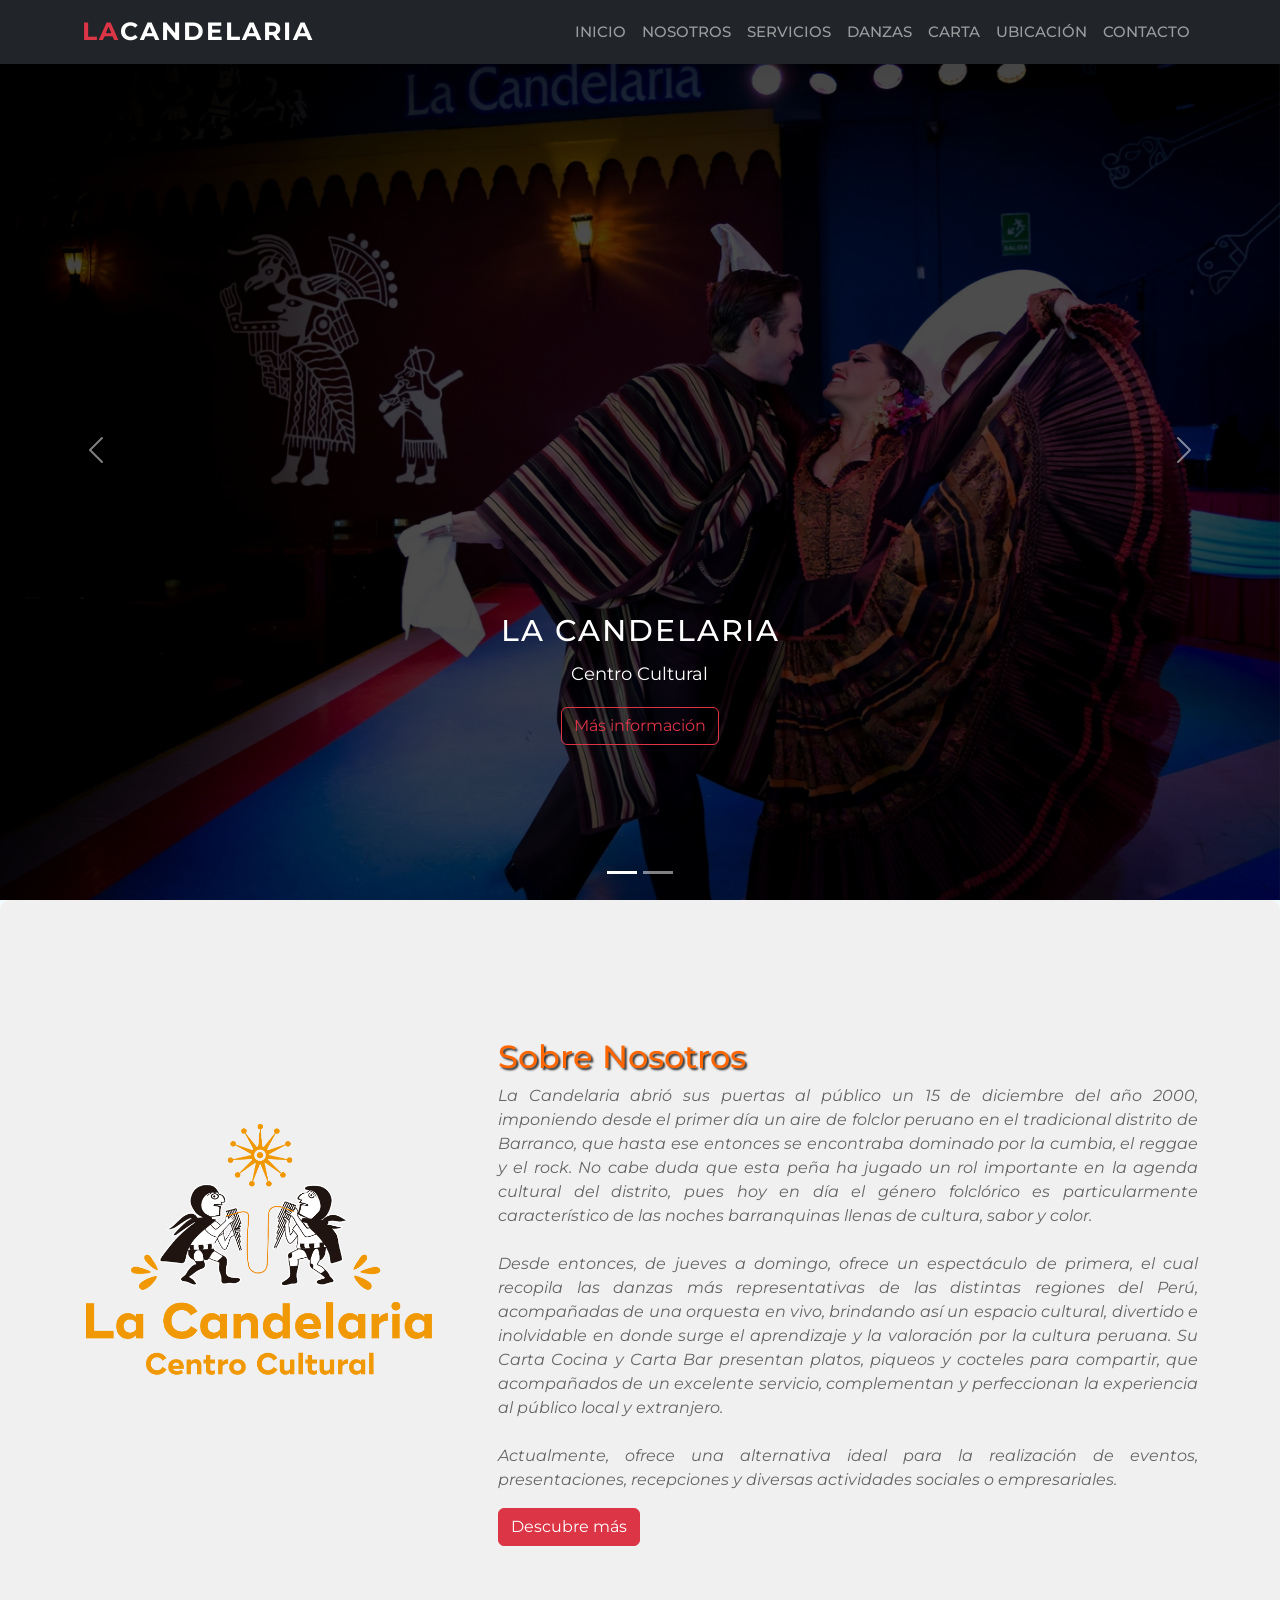
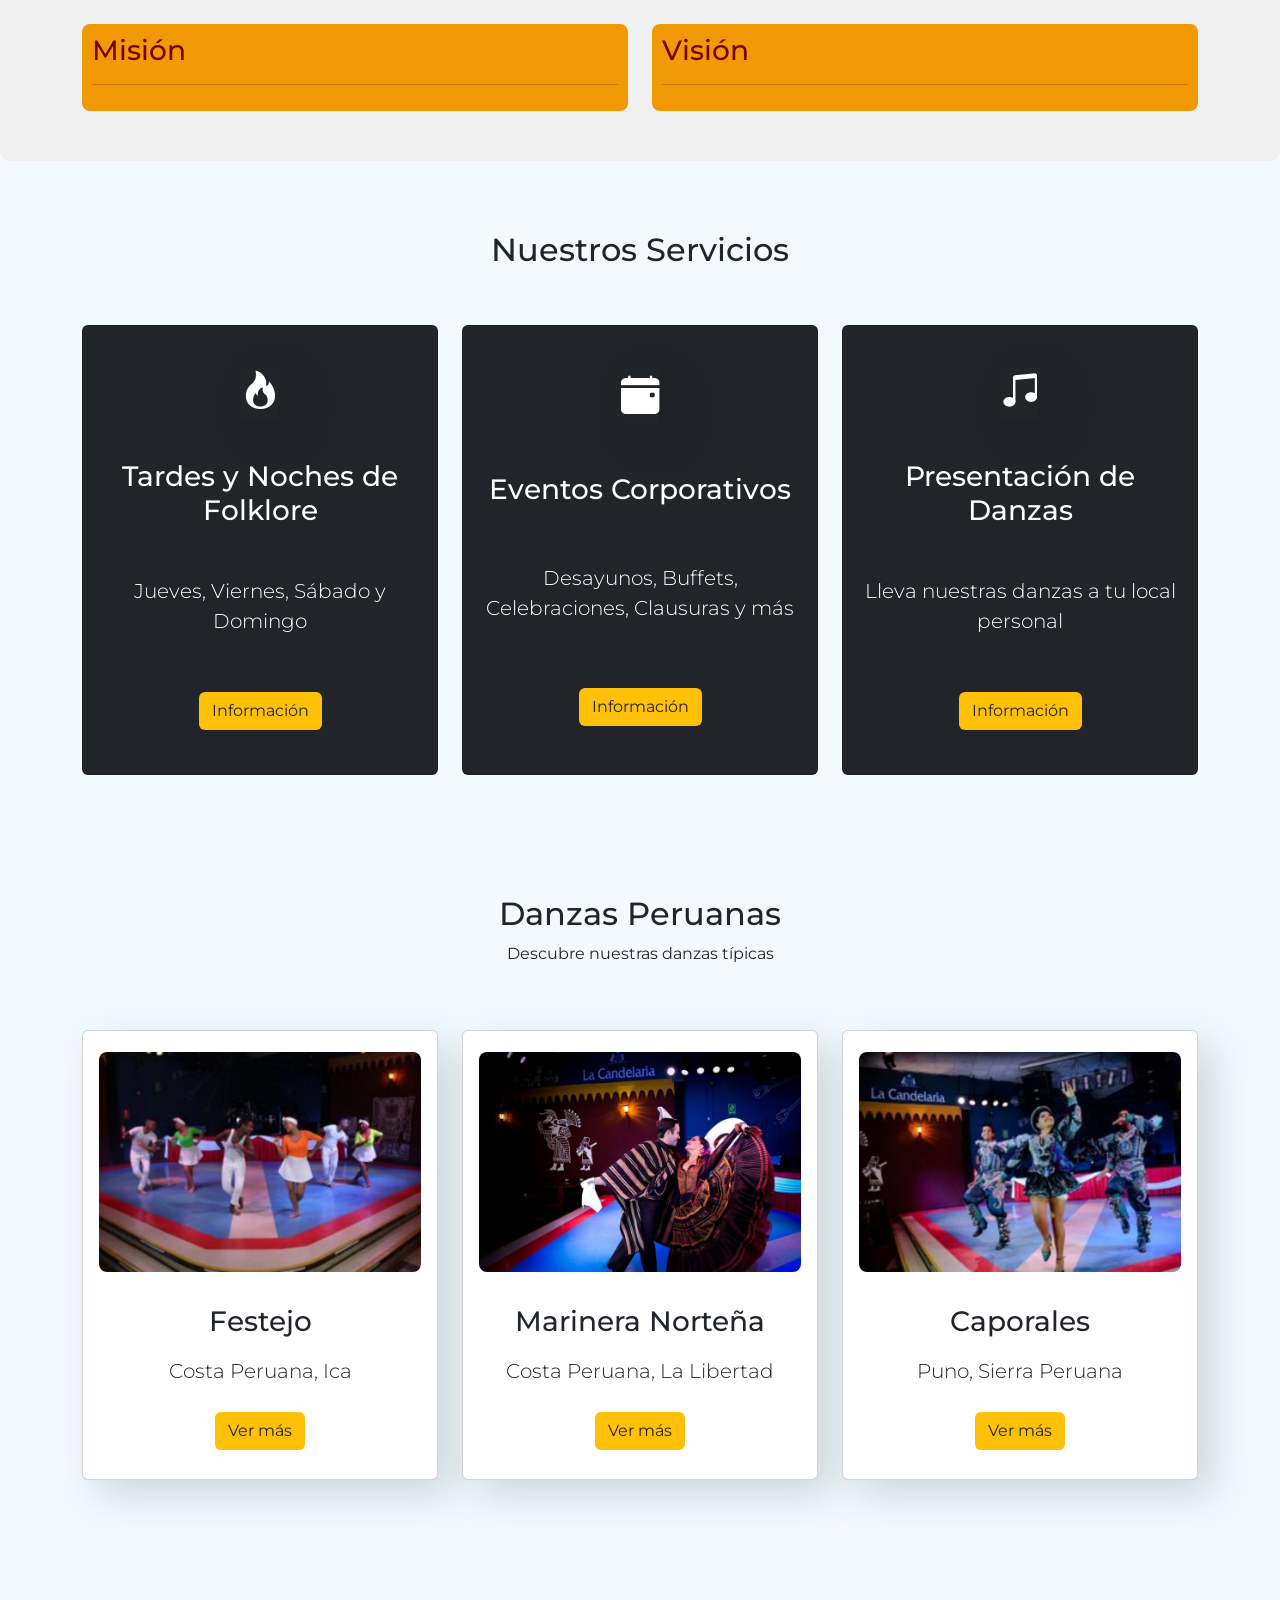
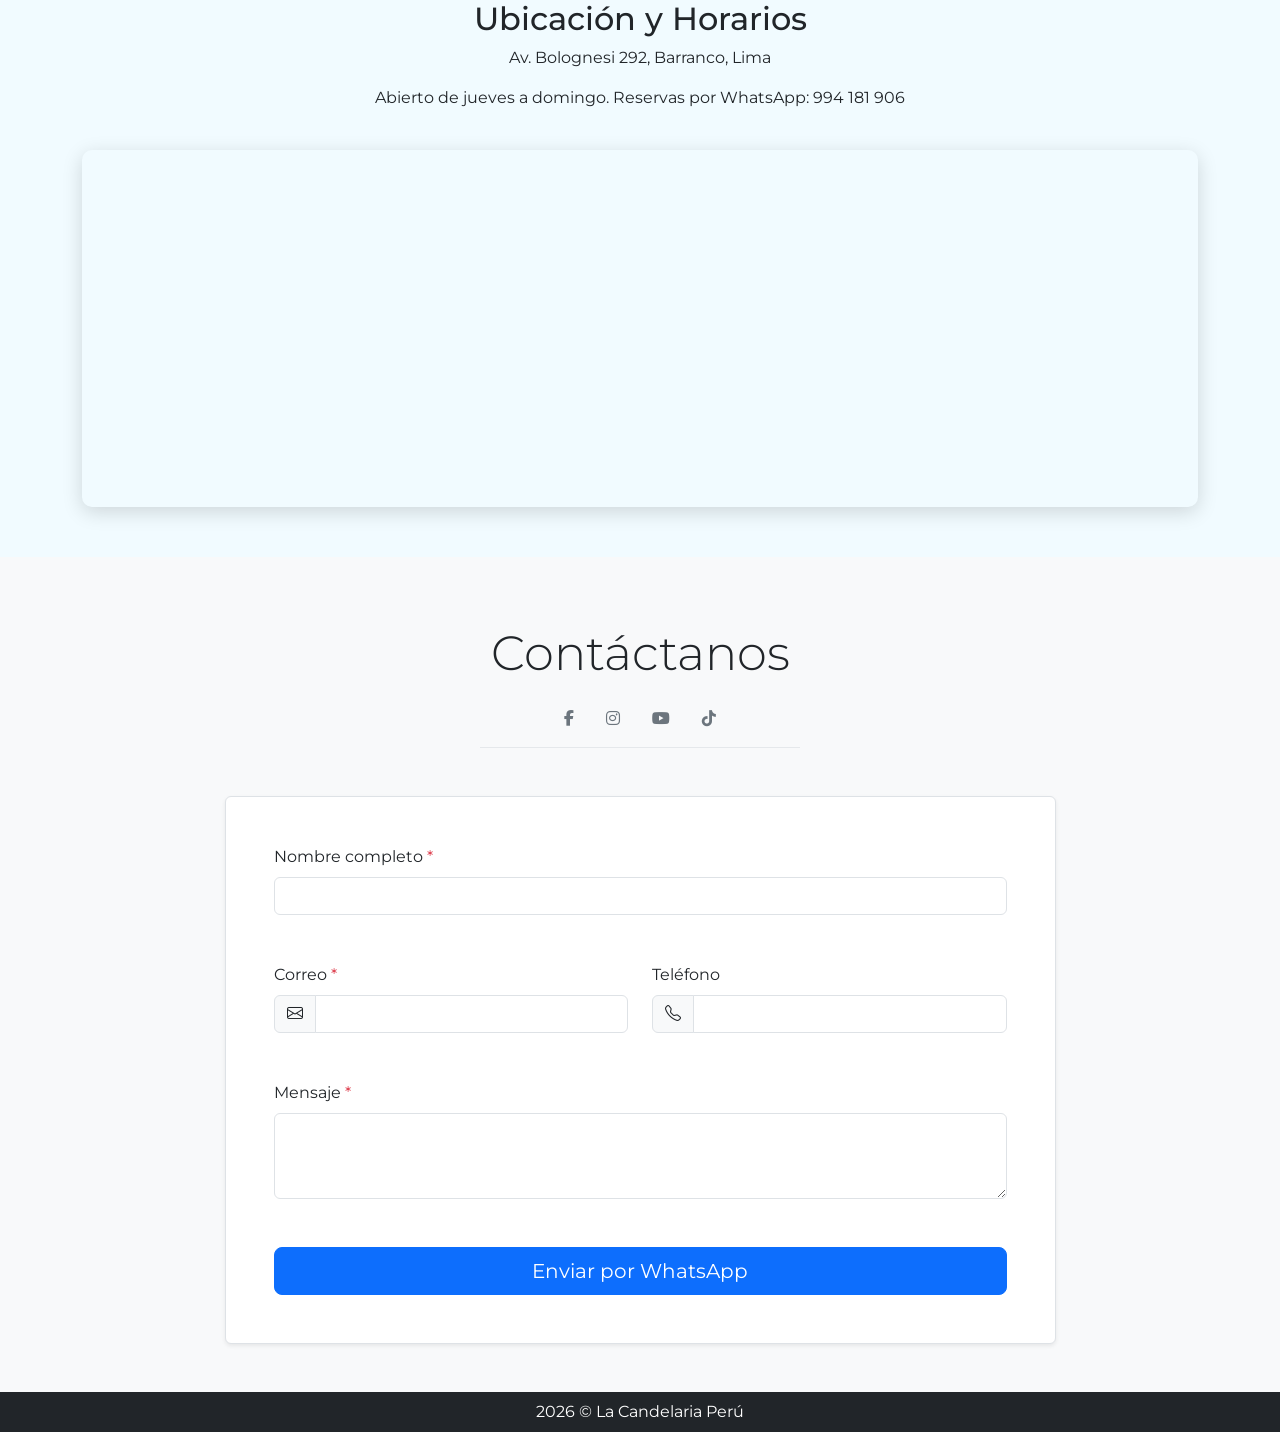
<file: index.html>
<!DOCTYPE html>
<html lang="es">

<head>
    <meta charset="UTF-8">
    <meta http-equiv="X-UA-Compatible" content="IE=edge">
    <meta name="viewport" content="width=device-width, initial-scale=1.0">
    <meta name="description" content="La Candelaria, centro cultural en Barranco: tardes y noches de folklore, carta peruana y eventos.">
    <title>La Candelaria | Centro Cultural</title>

    <!-- CSS externos -->
    <link href="https://cdn.jsdelivr.net/npm/bootstrap@5.3.2/dist/css/bootstrap.min.css" rel="stylesheet"
        integrity="sha384-T3c6CoIi6uLrA9TneNEoa7RxnatzjcDSCmG1MXxSR1GAsXEV/Dwwykc2MPK8M2HN" crossorigin="anonymous">
    <link rel="stylesheet" href="https://cdn.jsdelivr.net/npm/bootstrap-icons@1.11.1/font/bootstrap-icons.css">
    <link rel="stylesheet" href="https://cdnjs.cloudflare.com/ajax/libs/font-awesome/6.4.0/css/all.min.css">

    <!-- CSS propio -->
    <link rel="stylesheet" href="css/style.css">
</head>

<body>

    <!-- Barra de navegación -->
    <nav class="navbar navbar-expand-lg navbar-dark bg-dark fixed-top">
        <div class="container">
            <a class="navbar-brand" href="index.html"><span class="text-danger">La</span>Candelaria</a>
            <button class="navbar-toggler" type="button" data-bs-toggle="collapse"
                data-bs-target="#navbarSupportedContent" aria-controls="navbarSupportedContent" aria-expanded="false"
                aria-label="Mostrar menú">
                <span class="navbar-toggler-icon"></span>
            </button>
            <div class="collapse navbar-collapse" id="navbarSupportedContent">
                <ul class="navbar-nav ms-auto mb-2 mb-lg-0">
                    <li class="nav-item"><a class="nav-link" href="#inicio">Inicio</a></li>
                    <li class="nav-item"><a class="nav-link" href="#about">Nosotros</a></li>
                    <li class="nav-item"><a class="nav-link" href="#services">Servicios</a></li>
                    <li class="nav-item"><a class="nav-link" href="#dances">Danzas</a></li>
                    <li class="nav-item"><a class="nav-link" href="menu.html">Carta</a></li>
                    <li class="nav-item"><a class="nav-link" href="#location">Ubicación</a></li>
                    <li class="nav-item"><a class="nav-link" href="#contact">Contacto</a></li>
                </ul>
            </div>
        </div>
    </nav>

    <!-- Carrusel -->
    <div id="inicio" class="carousel slide" data-bs-ride="carousel">
        <div class="carousel-indicators">
            <button type="button" data-bs-target="#inicio" data-bs-slide-to="0" class="active"
                aria-current="true" aria-label="Diapositiva 1"></button>
            <button type="button" data-bs-target="#inicio" data-bs-slide-to="1"
                aria-label="Diapositiva 2"></button>
        </div>
        <div class="carousel-inner">
            <div class="carousel-item active">
                <img src="img/marinera-1.webp" class="d-block w-100" alt="Pareja bailando marinera en La Candelaria">
                <div class="carousel-caption">
                    <h5>La Candelaria</h5>
                    <p>Centro Cultural</p>
                    <p><a href="https://api.whatsapp.com/send?phone=51994181906&text=Hola%20La%20Candelaria,%20quisiera%20mas%20informacion%20sobre%20las%20tardes%20y%20noches%20de%20folklore"
                            class="btn btn-outline-danger mt-3" target="_blank" rel="noopener">Más información</a></p>
                </div>
            </div>
            <div class="carousel-item">
                <img src="img/aperitivos.jpg" class="d-block w-100" alt="Aperitivos de la carta criolla">
                <div class="carousel-caption">
                    <h5>Carta de aperitivos</h5>
                    <p>Platos criollos para todos los gustos</p>
                    <p><a href="menu.html" class="btn btn-outline-info mt-3">Ver carta</a></p>
                </div>
            </div>
        </div>
        <button class="carousel-control-prev" type="button" data-bs-target="#inicio" data-bs-slide="prev">
            <span class="carousel-control-prev-icon" aria-hidden="true"></span>
            <span class="visually-hidden">Anterior</span>
        </button>
        <button class="carousel-control-next" type="button" data-bs-target="#inicio" data-bs-slide="next">
            <span class="carousel-control-next-icon" aria-hidden="true"></span>
            <span class="visually-hidden">Siguiente</span>
        </button>
    </div>

    <!-- Sobre nosotros -->
    <section id="about" class="about section-padding">
        <div class="container">
            <div class="row">
                <div class="col-lg-4 col-md-12 col-12 d-flex align-items-center">
                    <div class="about-img text-center">
                        <img src="img/lacandelariacentrocultural.png" alt="Logo del Centro Cultural La Candelaria"
                            class="img-fluid" loading="lazy">
                    </div>
                </div>

                <div class="col-lg-8 col-md-12 col-12 ps-lg-5 mt-md-5">
                    <div class="about-text">
                        <h2 class="about-title">Sobre Nosotros</h2>
                        <p class="about-description">La Candelaria abrió sus puertas al público un 15 de diciembre del
                            año 2000, imponiendo desde el primer día un aire de folclor peruano en el tradicional
                            distrito de Barranco, que hasta ese entonces se encontraba dominado por la cumbia, el reggae
                            y el rock. No cabe duda que esta peña ha jugado un rol importante en la agenda cultural del
                            distrito, pues hoy en día el género folclórico es particularmente característico de las
                            noches barranquinas llenas de cultura, sabor y color.
                            <br><br>
                            Desde entonces, de jueves a domingo, ofrece un espectáculo de primera, el cual recopila las
                            danzas más representativas de las distintas regiones del Perú, acompañadas de una orquesta en
                            vivo, brindando así un espacio cultural, divertido e inolvidable en donde surge el aprendizaje
                            y la valoración por la cultura peruana. Su Carta Cocina y Carta Bar presentan platos, piqueos
                            y cocteles para compartir, que acompañados de un excelente servicio, complementan y
                            perfeccionan la experiencia al público local y extranjero.
                            <br><br>
                            Actualmente, ofrece una alternativa ideal para la realización de eventos, presentaciones,
                            recepciones y diversas actividades sociales o empresariales.
                        </p>
                        <a href="#services" class="btn btn-danger">Descubre más</a>
                    </div>
                </div>
            </div>
        </div>

        <!-- Misión y visión (acordeón) -->
        <div class="container mt-5">
            <div class="row">
                <div class="col-md-6">
                    <button class="accordion-title" type="button">
                        <h3>Misión</h3>
                        <hr>
                    </button>
                    <div class="accordion-section">
                        <div class="accordion-text">
                            <p>Ofrecemos un espectáculo que brinda al público peruano y extranjero, un espacio
                                entretenido y divertido en donde surge el aprendizaje y la valoración por la cultura
                                peruana a través de la representación de las danzas de las distintas regiones del Perú.
                            </p>
                        </div>
                    </div>
                </div>
                <div class="col-md-6">
                    <button class="accordion-title" type="button">
                        <h3>Visión</h3>
                        <hr>
                    </button>
                    <div class="accordion-section">
                        <div class="accordion-text">
                            <p>Ser líderes en el Perú y el mundo en ofrecer experiencias relacionadas con la cultura y
                                tradición peruana, principalmente las danzas, promoviendo su auténtica revaloración a
                                través del entretenimiento sano y del fomento de la diversidad cultural.</p>
                        </div>
                    </div>
                </div>
            </div>
        </div>
    </section>

    <!-- Servicios -->
    <section class="services section-padding" id="services">
        <div class="container">
            <div class="row">
                <div class="col-md-12">
                    <div class="section-header text-center pb-5">
                        <h2>Nuestros Servicios</h2>
                    </div>
                </div>
            </div>
            <div class="row">
                <!-- data-image: ruta de la imagen que se muestra al pasar el mouse (la usa main.js) -->
                <div class="col-12 col-md-12 col-lg-4">
                    <div class="card text-white text-center bg-dark pb-2 service-card"
                        data-image="img/diasfolklore.jpg">
                        <div class="card-body">
                            <i class="bi bi-fire"></i>
                            <h3 class="card-title">Tardes y Noches de Folklore</h3>
                            <br>
                            <p class="lead">Jueves, Viernes, Sábado y Domingo</p>
                            <br>
                            <a class="btn bg-warning text-dark" target="_blank" rel="noopener"
                                href="https://api.whatsapp.com/send?phone=51994181906&text=Hola%20La%20Candelaria,%20quisiera%20informacion%20sobre%20las%20tardes%20y%20noches%20de%20folklore">Información</a>
                        </div>
                    </div>
                </div>
                <div class="col-12 col-md-12 col-lg-4">
                    <div class="card text-white text-center bg-dark pb-2 service-card"
                        data-image="img/corporativo.jpg">
                        <div class="card-body">
                            <i class="bi bi-calendar-event-fill"></i>
                            <h3 class="card-title">Eventos Corporativos</h3>
                            <br>
                            <p class="lead">Desayunos, Buffets, Celebraciones, Clausuras y más</p>
                            <br>
                            <a class="btn bg-warning text-dark" target="_blank" rel="noopener"
                                href="https://api.whatsapp.com/send?phone=51994181906&text=Hola%20La%20Candelaria,%20quisiera%20informacion%20sobre%20eventos%20corporativos">Información</a>
                        </div>
                    </div>
                </div>
                <div class="col-12 col-md-12 col-lg-4">
                    <div class="card text-white text-center bg-dark pb-2 service-card"
                        data-image="img/presentacion.jpg">
                        <div class="card-body">
                            <i class="bi bi-music-note-beamed"></i>
                            <h3 class="card-title">Presentación de Danzas</h3>
                            <br>
                            <p class="lead">Lleva nuestras danzas a tu local personal</p>
                            <br>
                            <a class="btn bg-warning text-dark" target="_blank" rel="noopener"
                                href="https://api.whatsapp.com/send?phone=51994181906&text=Hola%20La%20Candelaria,%20quisiera%20informacion%20sobre%20la%20presentacion%20de%20danzas%20en%20mi%20local">Información</a>
                        </div>
                    </div>
                </div>
            </div>
        </div>
    </section>

    <!-- Danzas -->
    <section id="dances" class="dances section-padding">
        <div class="container">
            <div class="row">
                <div class="col-md-12">
                    <div class="section-header text-center pb-5">
                        <h2>Danzas Peruanas</h2>
                        <p>Descubre nuestras danzas típicas</p>
                    </div>
                </div>
            </div>
            <div class="row">
                <div class="col-12 col-md-12 col-lg-4">
                    <div class="card text-light text-center bg-white pb-2">
                        <div class="card-body text-dark">
                            <div class="img-area mb-4">
                                <img src="img/danza-festejo-ica-costa-la-candelaria-barranco-peru-300x200.jpg"
                                    class="img-fluid dance-img" alt="Bailarines de festejo" loading="lazy">
                            </div>
                            <h3 class="card-title">Festejo</h3>
                            <p class="lead">Costa Peruana, Ica</p>
                            <button type="button" class="btn bg-warning text-dark" data-bs-toggle="modal"
                                data-bs-target="#danzaModal" data-titulo="Festejo"
                                data-texto="El festejo es una danza afroperuana de la costa. Es alegre y rápida, con mucho movimiento de caderas, y se baila al ritmo del cajón y otros instrumentos de percusión.">Ver más</button>
                        </div>
                    </div>
                </div>
                <div class="col-12 col-md-12 col-lg-4">
                    <div class="card text-light text-center bg-white pb-2">
                        <div class="card-body text-dark">
                            <div class="img-area mb-4">
                                <img src="img/danza-marinera-nortena-la-libertad-lambayeque-piura-costa-la-candelaria-barranco-peru-768x512.jpg"
                                    class="img-fluid dance-img" alt="Pareja bailando marinera norteña" loading="lazy">
                            </div>
                            <h3 class="card-title">Marinera Norteña</h3>
                            <p class="lead">Costa Peruana, La Libertad</p>
                            <button type="button" class="btn bg-warning text-dark" data-bs-toggle="modal"
                                data-bs-target="#danzaModal" data-titulo="Marinera Norteña"
                                data-texto="La marinera norteña es una danza de pareja que representa el cortejo. Se baila con pañuelo en mano, con pasos elegantes y mucho ritmo, y es considerada una de las danzas más representativas del Perú.">Ver más</button>
                        </div>
                    </div>
                </div>
                <div class="col-12 col-md-12 col-lg-4">
                    <div class="card text-light text-center bg-white pb-2">
                        <div class="card-body text-dark">
                            <div class="img-area mb-4">
                                <img src="img/caporales-danza-puno-la-candelaria-300x200.jpg"
                                    class="img-fluid dance-img" alt="Bailarines de caporales con trajes coloridos"
                                    loading="lazy">
                            </div>
                            <h3 class="card-title">Caporales</h3>
                            <p class="lead">Puno, Sierra Peruana</p>
                            <button type="button" class="btn bg-warning text-dark" data-bs-toggle="modal"
                                data-bs-target="#danzaModal" data-titulo="Caporales"
                                data-texto="Los caporales son una danza de la sierra muy vistosa, con trajes brillantes, botas y saltos fuertes. Se baila en grupo y es muy popular en las fiestas de Puno.">Ver más</button>
                        </div>
                    </div>
                </div>
            </div>
        </div>
    </section>

    <!-- Ventana emergente de las danzas (la llena main.js) -->
    <div class="modal fade" id="danzaModal" tabindex="-1" aria-labelledby="danzaModalTitulo" aria-hidden="true">
        <div class="modal-dialog modal-dialog-centered">
            <div class="modal-content">
                <div class="modal-header">
                    <h5 class="modal-title" id="danzaModalTitulo"></h5>
                    <button type="button" class="btn-close" data-bs-dismiss="modal" aria-label="Cerrar"></button>
                </div>
                <div class="modal-body" id="danzaModalTexto"></div>
            </div>
        </div>
    </div>

    <!-- Ubicación y horarios -->
    <section id="location" class="location section-padding">
        <div class="container">
            <div class="section-header text-center pb-4">
                <h2>Ubicación y Horarios</h2>
                <p>Av. Bolognesi 292, Barranco, Lima</p>
                <p>Abierto de jueves a domingo. Reservas por WhatsApp: 994 181 906</p>
            </div>
            <div class="map-container">
                <iframe title="Mapa de La Candelaria en Barranco"
                    src="https://www.google.com/maps?q=Av.+Bolognesi+292,+Barranco,+Lima&output=embed"
                    width="100%" height="350" style="border:0;" allowfullscreen loading="lazy"
                    referrerpolicy="no-referrer-when-downgrade"></iframe>
            </div>
        </div>
    </section>

    <!-- Contacto -->
    <section class="bg-light py-3 py-md-5" id="contact">
        <div class="container">
            <div class="row justify-content-md-center">
                <div class="col-12 col-md-10 col-lg-8 col-xl-7 col-xxl-6">
                    <h2 class="mb-4 display-5 text-center">Contáctanos</h2>
                    <div class="d-flex justify-content-center">
                        <a target="_blank" rel="noopener" href="https://www.facebook.com/lacandelariaperu"
                            class="text-decoration-none text-secondary mx-3" aria-label="Facebook"><i
                                class="fa-brands fa-facebook-f"></i></a>
                        <a target="_blank" rel="noopener" href="https://www.instagram.com/lacandelariaperu/"
                            class="text-decoration-none text-secondary mx-3" aria-label="Instagram"><i
                                class="fa-brands fa-instagram"></i></a>
                        <a target="_blank" rel="noopener" href="https://www.youtube.com/lacandelariaperu"
                            class="text-decoration-none text-secondary mx-3" aria-label="YouTube"><i
                                class="fa-brands fa-youtube"></i></a>
                        <a target="_blank" rel="noopener" href="https://www.tiktok.com/@lacandelariaperu"
                            class="text-decoration-none text-secondary mx-3" aria-label="TikTok"><i
                                class="fa-brands fa-tiktok"></i></a>
                    </div>
                    <hr class="w-50 mx-auto mb-5 mb-xl-9 border-dark-subtle">
                </div>
            </div>
        </div>

        <div class="container">
            <div class="row justify-content-lg-center">
                <div class="col-12 col-lg-9">
                    <div class="bg-white border rounded shadow-sm overflow-hidden">

                        <!-- Al enviar, main.js abre WhatsApp con el mensaje ya escrito -->
                        <form id="contactForm">
                            <div class="row gy-4 gy-xl-5 p-4 p-xl-5">
                                <div class="col-12">
                                    <label for="fullname" class="form-label">Nombre completo <span
                                            class="text-danger">*</span></label>
                                    <input type="text" class="form-control" id="fullname" name="fullname" required>
                                </div>
                                <div class="col-12 col-md-6">
                                    <label for="email" class="form-label">Correo <span
                                            class="text-danger">*</span></label>
                                    <div class="input-group">
                                        <span class="input-group-text"><i class="bi bi-envelope"></i></span>
                                        <input type="email" class="form-control" id="email" name="email" required>
                                    </div>
                                </div>
                                <div class="col-12 col-md-6">
                                    <label for="phone" class="form-label">Teléfono</label>
                                    <div class="input-group">
                                        <span class="input-group-text"><i class="bi bi-telephone"></i></span>
                                        <input type="tel" class="form-control" id="phone" name="phone">
                                    </div>
                                </div>
                                <div class="col-12">
                                    <label for="message" class="form-label">Mensaje <span
                                            class="text-danger">*</span></label>
                                    <textarea class="form-control" id="message" name="message" rows="3"
                                        required></textarea>
                                </div>
                                <div class="col-12">
                                    <div class="d-grid">
                                        <button class="btn btn-primary btn-lg" type="submit">Enviar por WhatsApp</button>
                                    </div>
                                </div>
                            </div>
                        </form>

                    </div>
                </div>
            </div>
        </div>
    </section>

    <footer class="bg-dark p-2 text-center">
        <div class="container">
            <p class="text-white mb-0">2026 © La Candelaria Perú</p>
        </div>
    </footer>

    <!-- JS -->
    <script src="https://cdn.jsdelivr.net/npm/bootstrap@5.3.2/dist/js/bootstrap.bundle.min.js"
        integrity="sha384-C6RzsynM9kWDrMNeT87bh95OGNyZPhcTNXj1NW7RuBCsyN/o0jlpcV8Qyq46cDfL"
        crossorigin="anonymous"></script>
    <script src="js/main.js"></script>

</body>

</html>
</file>
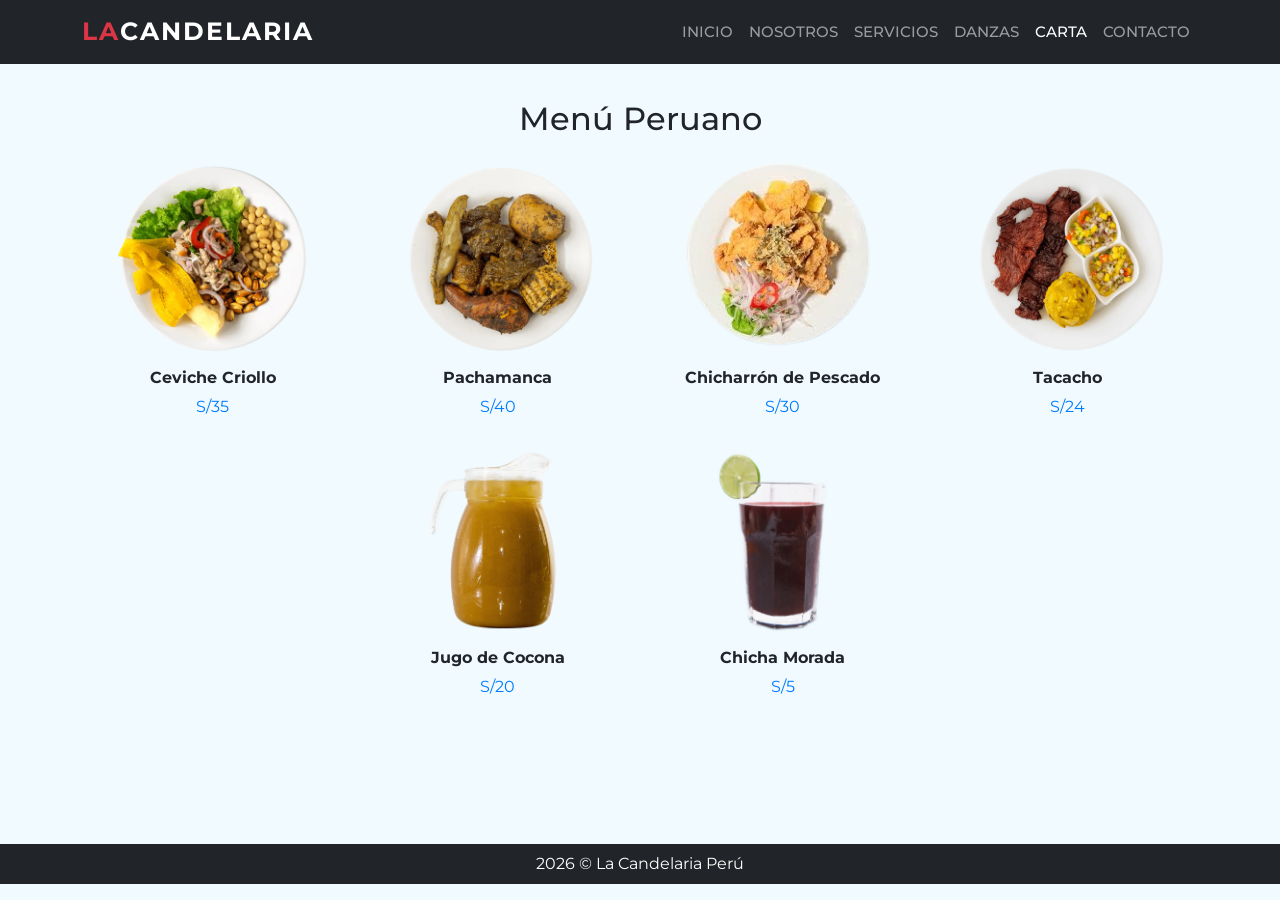
<file: menu.html>
<!DOCTYPE html>
<html lang="es">

<head>
    <meta charset="UTF-8">
    <meta http-equiv="X-UA-Compatible" content="IE=edge">
    <meta name="viewport" content="width=device-width, initial-scale=1.0">
    <meta name="description" content="Carta de platos peruanos de La Candelaria, Barranco.">
    <title>Carta | La Candelaria</title>

    <!-- CSS externos -->
    <link href="https://cdn.jsdelivr.net/npm/bootstrap@5.3.2/dist/css/bootstrap.min.css" rel="stylesheet"
        integrity="sha384-T3c6CoIi6uLrA9TneNEoa7RxnatzjcDSCmG1MXxSR1GAsXEV/Dwwykc2MPK8M2HN" crossorigin="anonymous">
    <link rel="stylesheet" href="https://cdn.jsdelivr.net/npm/bootstrap-icons@1.11.1/font/bootstrap-icons.css">

    <!-- CSS propio -->
    <link rel="stylesheet" href="css/style.css">
</head>

<body>

    <nav class="navbar navbar-expand-lg navbar-dark bg-dark fixed-top">
        <div class="container">
            <a class="navbar-brand" href="index.html"><span class="text-danger">La</span>Candelaria</a>
            <button class="navbar-toggler" type="button" data-bs-toggle="collapse"
                data-bs-target="#navbarSupportedContent" aria-controls="navbarSupportedContent" aria-expanded="false"
                aria-label="Mostrar menú">
                <span class="navbar-toggler-icon"></span>
            </button>
            <div class="collapse navbar-collapse" id="navbarSupportedContent">
                <ul class="navbar-nav ms-auto mb-2 mb-lg-0">
                    <li class="nav-item"><a class="nav-link" href="index.html">Inicio</a></li>
                    <li class="nav-item"><a class="nav-link" href="index.html#about">Nosotros</a></li>
                    <li class="nav-item"><a class="nav-link" href="index.html#services">Servicios</a></li>
                    <li class="nav-item"><a class="nav-link" href="index.html#dances">Danzas</a></li>
                    <li class="nav-item"><a class="nav-link active" href="menu.html">Carta</a></li>
                    <li class="nav-item"><a class="nav-link" href="index.html#contact">Contacto</a></li>
                </ul>
            </div>
        </div>
    </nav>

    <main class="menu-page container">
        <h2 class="text-center mb-4">Menú Peruano</h2>

        <div class="row justify-content-center align-items-center">
            <div class="col-12 col-sm-6 col-md-4 col-lg-3 mb-4">
                <div class="product text-center">
                    <img src="img/platos/ceviche.webp" alt="Ceviche criollo" loading="lazy">
                    <div class="product-title">Ceviche Criollo</div>
                    <div class="product-price">S/35</div>
                </div>
            </div>
            <div class="col-12 col-sm-6 col-md-4 col-lg-3 mb-4">
                <div class="product text-center">
                    <img src="img/platos/pachamanca.webp" alt="Pachamanca" loading="lazy">
                    <div class="product-title">Pachamanca</div>
                    <div class="product-price">S/40</div>
                </div>
            </div>
            <div class="col-12 col-sm-6 col-md-4 col-lg-3 mb-4">
                <div class="product text-center">
                    <img src="img/platos/chicharron.png" alt="Chicharrón de pescado" loading="lazy">
                    <div class="product-title">Chicharrón de Pescado</div>
                    <div class="product-price">S/30</div>
                </div>
            </div>
            <div class="col-12 col-sm-6 col-md-4 col-lg-3 mb-4">
                <div class="product text-center">
                    <img src="img/platos/tacacho.webp" alt="Tacacho" loading="lazy">
                    <div class="product-title">Tacacho</div>
                    <div class="product-price">S/24</div>
                </div>
            </div>
            <div class="col-12 col-sm-6 col-md-4 col-lg-3 mb-4">
                <div class="product text-center">
                    <img src="img/platos/cocona.webp" alt="Jugo de cocona" loading="lazy">
                    <div class="product-title">Jugo de Cocona</div>
                    <div class="product-price">S/20</div>
                </div>
            </div>
            <div class="col-12 col-sm-6 col-md-4 col-lg-3 mb-4">
                <div class="product text-center">
                    <img src="img/platos/chicha-morada.webp" alt="Vaso de chicha morada" loading="lazy">
                    <div class="product-title">Chicha Morada</div>
                    <div class="product-price">S/5</div>
                </div>
            </div>
        </div>
    </main>

    <footer class="bg-dark p-2 text-center">
        <div class="container">
            <p class="text-white mb-0">2026 © La Candelaria Perú</p>
        </div>
    </footer>

    <script src="https://cdn.jsdelivr.net/npm/bootstrap@5.3.2/dist/js/bootstrap.bundle.min.js"
        integrity="sha384-C6RzsynM9kWDrMNeT87bh95OGNyZPhcTNXj1NW7RuBCsyN/o0jlpcV8Qyq46cDfL"
        crossorigin="anonymous"></script>
</body>

</html>
</file>
<file: css/style.css>
/* Fuente de Google */
@import url('https://fonts.googleapis.com/css2?family=Montserrat:wght@400;500;700&display=swap');

/* ---------- Estilos generales ---------- */
body {
	font-family: 'Montserrat', sans-serif;
	background: #f1fbff;
	margin: 0;
}

.section-padding {
	padding: 50px 0;
}

section h2 {
	margin-top: 20px;
}

/* ---------- Carrusel ---------- */
.carousel-item {
	max-width: 100%;
	height: 100vh;
}

.carousel-item img {
	object-fit: cover;
	width: 100%;
	height: 100%;
}

.carousel-caption {
	bottom: 15%;
	z-index: 2;
}

.carousel-caption h5 {
	font-size: 30px;
	text-transform: uppercase;
	letter-spacing: 2px;
	margin-top: 25px;
}

.carousel-caption p {
	width: 80%;
	margin: auto;
	font-size: 18px;
	line-height: 1.9;
}

/* Capa oscura sobre las imágenes del carrusel */
.carousel-inner:before {
	content: '';
	position: absolute;
	width: 100%;
	height: 100%;
	top: 0;
	left: 0;
	background: rgba(0, 0, 0, 0.7);
	z-index: 1;
}

/* ---------- Barra de navegación ---------- */
.navbar-brand {
	font-size: 25px;
	text-transform: uppercase;
	font-weight: bold;
	letter-spacing: 2px;
}

.navbar-nav a {
	font-size: 15px;
	text-transform: uppercase;
	font-weight: 500;
}

.navbar-toggler:focus {
	outline: none;
	box-shadow: none;
}

/* ---------- Sobre nosotros ---------- */
.about {
	background-color: #f0f0f0;
	border-radius: 10px;
	padding: 70px;
}

.about-title {
	color: #ff6600;
	text-shadow: 2px 2px 2px #333;
}

.about-description {
	font-style: italic;
	color: #666;
	text-align: justify;
}

/* ---------- Acordeón Misión / Visión ---------- */
.accordion-section {
	max-height: 0;
	overflow: hidden;
	transition: max-height 0.3s ease-out;
	margin-top: -20px;
}

.accordion-title {
	cursor: pointer;
	padding: 10px;
	background-color: #f19805;
	color: #770201;
	border: none;
	text-align: left;
	outline: none;
	width: 100%;
	margin-top: 30px;
	border-radius: 8px;
}

.accordion-text {
	background-color: #f19805;
	color: #770201;
	padding: 20px;
	border-radius: 8px;
}

/* ---------- Tarjetas (servicios y danzas) ---------- */
.card {
	position: relative;
	overflow: hidden;
	min-height: 450px;
}

.card-body {
	display: flex;
	align-items: center;
	flex-wrap: wrap;
	justify-content: center;
}

.card-body h3,
.lead {
	width: 100%;
}

.dances .card,
.services .card-body i {
	box-shadow: 15px 15px 40px rgba(0, 0, 0, 0.15);
}

.services .card-body i {
	font-size: 3vw;
}

/* Imágenes de las danzas: todas del mismo tamaño */
.dance-img {
	width: 100%;
	height: 220px;
	object-fit: cover;
	border-radius: 8px;
}

/* Tarjetas de servicios: imagen de fondo al pasar el mouse (la pone main.js) */
.service-card {
	background-size: cover;
	background-position: center;
	transition: background .5s ease-in;
}

.service-card::before {
	content: '';
	position: absolute;
	top: 0;
	right: 0;
	bottom: 0;
	left: 0;
	background: rgba(0, 0, 0, 0.5);
	z-index: 1;
	transition: opacity 0.5s ease-in;
	opacity: 0;
}

.service-card:hover::before {
	opacity: 1;
}

.service-card h3,
.service-card .lead {
	position: relative;
	z-index: 2;
	color: #fff;
}

.service-card .btn {
	position: relative;
	z-index: 2;
}

/* ---------- Ubicación ---------- */
.map-container {
	border-radius: 10px;
	overflow: hidden;
	box-shadow: 0 5px 20px rgba(0, 0, 0, 0.15);
}

/* ---------- Página de la carta (menu.html) ---------- */
.menu-page {
	padding-top: 100px;
	padding-bottom: 40px;
	min-height: calc(100vh - 56px);
}

.product img {
	max-width: 200px;
	width: 100%;
	border-radius: 8px;
	transition: transform 0.5s ease-in-out;
}

.product img:hover {
	transform: scale(1.2);
}

.product-title {
	margin-top: 10px;
	font-weight: bold;
}

.product-price {
	margin-top: 5px;
	color: #007bff;
}

/* ---------- Responsive ---------- */
@media only screen and (max-width: 1024px) {
	.carousel-item {
		height: 50vh;
	}

	.carousel-caption {
		bottom: 10%;
	}

	.carousel-caption h5 {
		font-size: 22px;
	}

	.carousel-caption p {
		width: 90%;
		font-size: 16px;
	}

	.card {
		margin-bottom: 20px;
	}
}

@media only screen and (max-width: 767px) {
	.carousel-caption {
		bottom: 5%;
	}

	.carousel-caption h5 {
		font-size: 18px;
	}

	.carousel-caption p {
		width: 95%;
		font-size: 14px;
	}

	.about {
		padding: 40px 10px;
	}

	.about-text {
		padding-top: 30px;
	}

	.services .card-body i {
		font-size: 15vw;
	}
}
</file>
